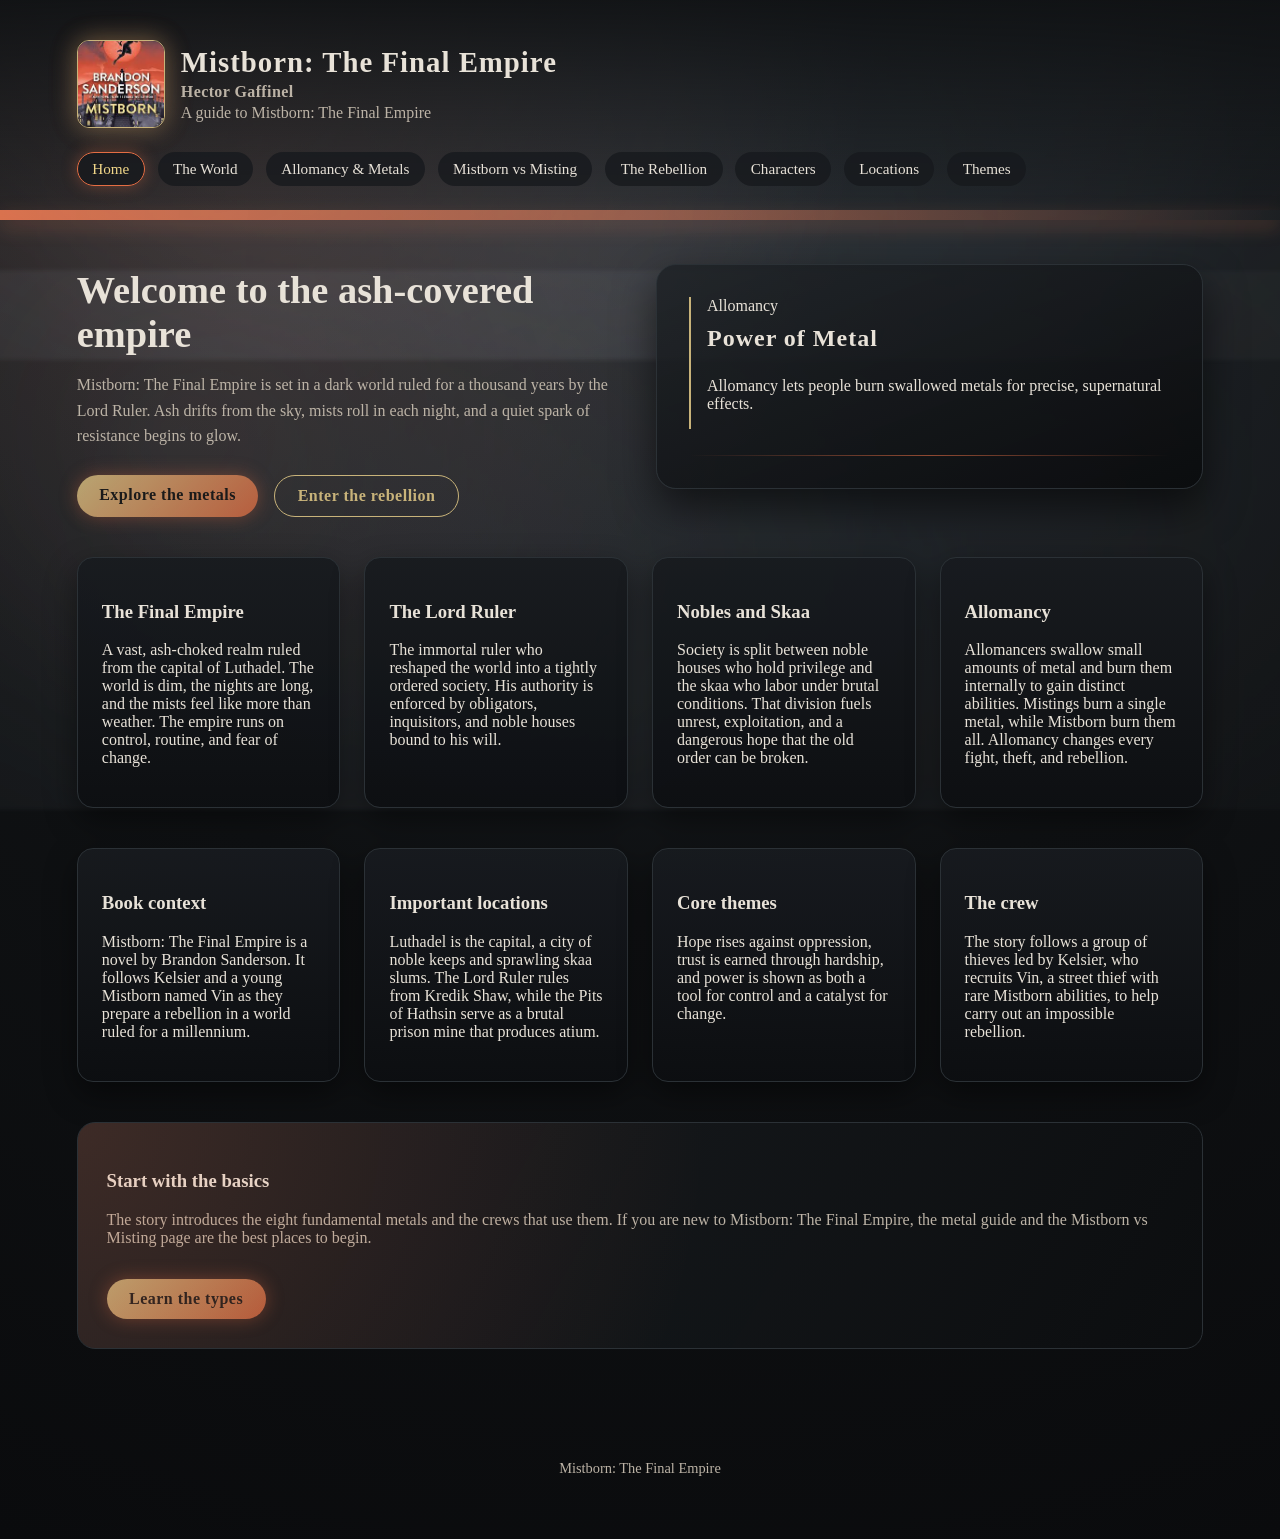
<file: index.html>
﻿<!doctype html>
<html lang="en">
<head>
  <meta charset="utf-8" />
  <meta name="viewport" content="width=device-width, initial-scale=1" />
  <title>Mistborn: The Final Empire | Home</title>
  <link rel="stylesheet" href="style.css" />
</head>
<body>
  <div class="mist-layer mist-1"></div>
  <div class="mist-layer mist-2"></div>

  <header class="site-header">
    <div class="brand">
      <img class="brand-logo" src="assets/CoverMBjpg.jpg" alt="Mistborn The Final Empire cover" />
      <div class="brand-text">
        <h1>Mistborn: The Final Empire</h1>
        <p class="brand-byline">Hector Gaffinel</p>
<p>A guide to Mistborn: The Final Empire</p>
      </div>
    </div>
    <nav class="site-nav">
      <a class="active" href="index.html">Home</a>
      <a href="world.html">The World</a>
      <a href="metals.html">Allomancy & Metals</a>
      <a href="mistings.html">Mistborn vs Misting</a>
      <a href="rebellion.html">The Rebellion</a>
      <a href="characters.html">Characters</a>
      <a href="locations.html">Locations</a>
      <a href="themes.html">Themes</a>
    </nav>
  </header>
  <div class="accent-band"></div>

  <main class="content">
    <section class="hero">
      <div class="hero-text">
        <h2>Welcome to the ash-covered empire</h2>
        <p>
          Mistborn: The Final Empire is set in a dark world ruled for a thousand years by the Lord Ruler.
          Ash drifts from the sky, mists roll in each night, and a quiet spark of resistance begins to glow.
        </p>
        <div class="hero-actions">
          <a class="cta" href="metals.html">Explore the metals</a>
          <a class="ghost" href="rebellion.html">Enter the rebellion</a>
        </div>
      </div>
      <div class="hero-panel">
        <div class="sigil">
          <span>Allomancy</span>
          <strong>Power of Metal</strong>
          <p>Allomancy lets people burn swallowed metals for precise, supernatural effects.</p>
        </div>
      </div>
    </section>

    <section class="card-grid">
      <article class="lore-card">
        <h3>The Final Empire</h3>
        <p>
          A vast, ash-choked realm ruled from the capital of Luthadel. The world is dim, the nights are long,
          and the mists feel like more than weather. The empire runs on control, routine, and fear of change.
        </p>
      </article>
      <article class="lore-card">
        <h3>The Lord Ruler</h3>
        <p>
          The immortal ruler who reshaped the world into a tightly ordered society. His authority is enforced by
          obligators, inquisitors, and noble houses bound to his will.
        </p>
      </article>
      <article class="lore-card">
        <h3>Nobles and Skaa</h3>
        <p>
          Society is split between noble houses who hold privilege and the skaa who labor under brutal conditions.
          That division fuels unrest, exploitation, and a dangerous hope that the old order can be broken.
        </p>
      </article>
      <article class="lore-card">
        <h3>Allomancy</h3>
        <p>
          Allomancers swallow small amounts of metal and burn them internally to gain distinct abilities. Mistings
          burn a single metal, while Mistborn burn them all. Allomancy changes every fight, theft, and rebellion.
        </p>
      </article>
    </section>

    <section class="card-grid">
      <article class="lore-card">
        <h3>Book context</h3>
        <p>
          Mistborn: The Final Empire is a novel by Brandon Sanderson. It follows Kelsier and a young
          Mistborn named Vin as they prepare a rebellion in a world ruled for a millennium.
        </p>
      </article>
      <article class="lore-card">
        <h3>Important locations</h3>
        <p>
          Luthadel is the capital, a city of noble keeps and sprawling skaa slums. The Lord Ruler rules from
          Kredik Shaw, while the Pits of Hathsin serve as a brutal prison mine that produces atium.
        </p>
      </article>
      <article class="lore-card">
        <h3>Core themes</h3>
        <p>
          Hope rises against oppression, trust is earned through hardship, and power is shown as both a tool
          for control and a catalyst for change.
        </p>
      </article>
      <article class="lore-card">
        <h3>The crew</h3>
        <p>
          The story follows a group of thieves led by Kelsier, who recruits Vin, a street thief with rare
          Mistborn abilities, to help carry out an impossible rebellion.
        </p>
      </article>
    </section>

    <section class="callout">
      <div>
        <h3>Start with the basics</h3>
        <p>
          The story introduces the eight fundamental metals and the crews that use them. If you are new
          to Mistborn: The Final Empire, the metal guide and the Mistborn vs Misting page are the best places to begin.
        </p>
      </div>
      <a class="cta" href="mistings.html">Learn the types</a>
    </section>
  </main>

  <footer class="site-footer">
    <p>Mistborn: The Final Empire</p>
  </footer>
</body>
</html>
</file>
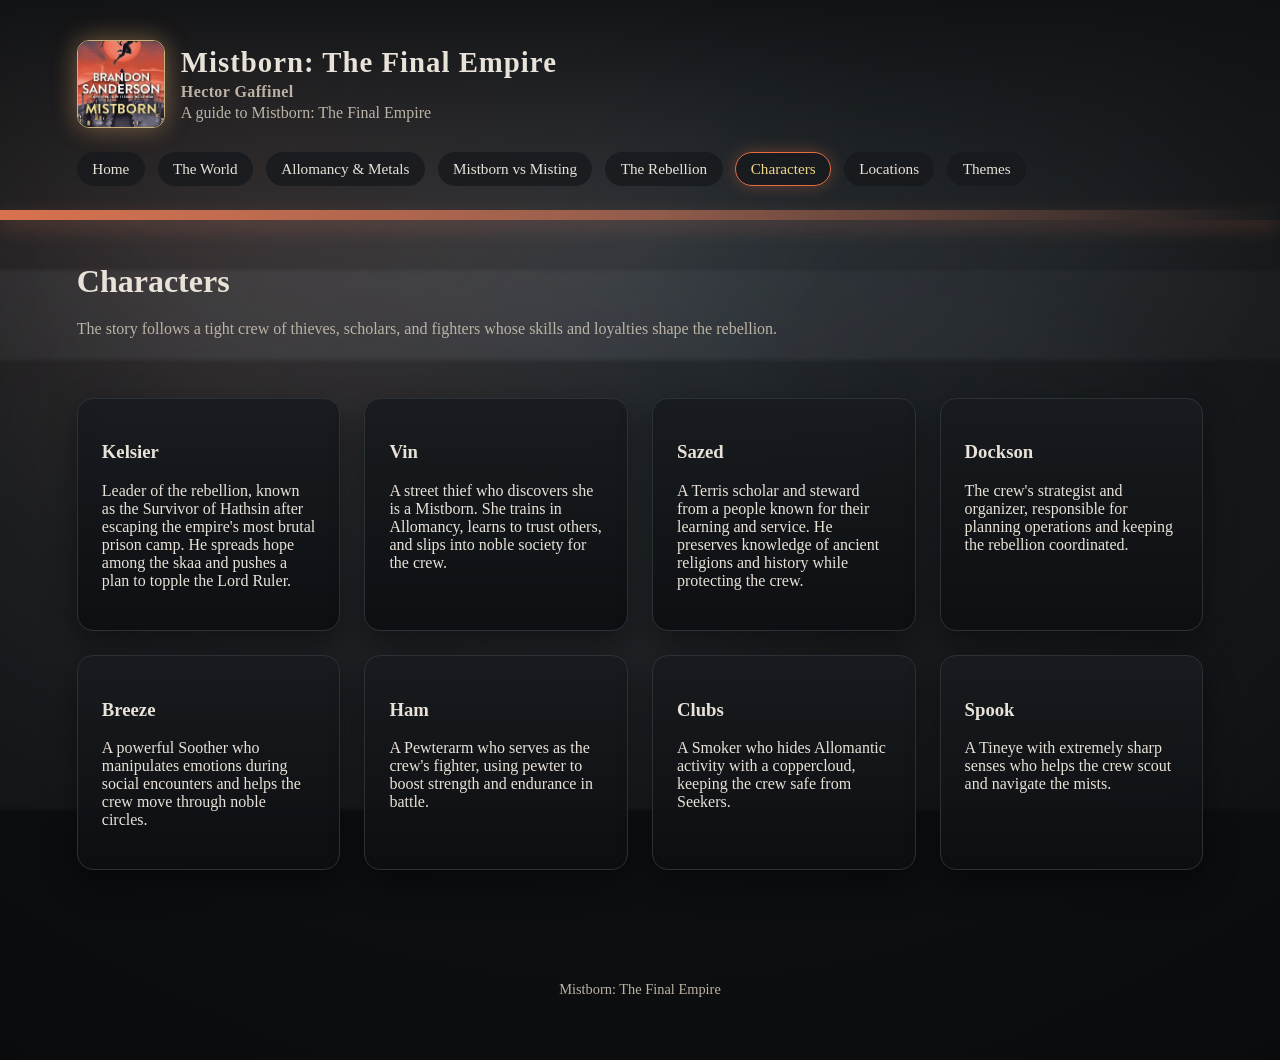
<file: characters.html>
﻿<!doctype html>
<html lang="en">
<head>
  <meta charset="utf-8" />
  <meta name="viewport" content="width=device-width, initial-scale=1" />
  <title>Characters | Mistborn</title>
  <link rel="stylesheet" href="style.css" />
</head>
<body>
  <div class="mist-layer mist-1"></div>
  <div class="mist-layer mist-2"></div>

  <header class="site-header">
    <div class="brand">
      <img class="brand-logo" src="assets/CoverMBjpg.jpg" alt="Mistborn The Final Empire cover" />
      <div class="brand-text">
        <h1>Mistborn: The Final Empire</h1>
        <p class="brand-byline">Hector Gaffinel</p>
<p>A guide to Mistborn: The Final Empire</p>
      </div>
    </div>
    <nav class="site-nav">
      <a href="index.html">Home</a>
      <a href="world.html">The World</a>
      <a href="metals.html">Allomancy & Metals</a>
      <a href="mistings.html">Mistborn vs Misting</a>
      <a href="rebellion.html">The Rebellion</a>
      <a class="active" href="characters.html">Characters</a>
      <a href="locations.html">Locations</a>
      <a href="themes.html">Themes</a>
    </nav>
  </header>
  <div class="accent-band"></div>

  <main class="content">
    <section class="page-intro">
      <h2>Characters</h2>
      <p>
        The story follows a tight crew of thieves, scholars, and fighters whose skills and loyalties shape the rebellion.
      </p>
    </section>

    <section class="card-grid">
      <article class="lore-card">
        <h3>Kelsier</h3>
        <p>
          Leader of the rebellion, known as the Survivor of Hathsin after escaping the empire's most brutal prison camp.
          He spreads hope among the skaa and pushes a plan to topple the Lord Ruler.
        </p>
      </article>
      <article class="lore-card">
        <h3>Vin</h3>
        <p>
          A street thief who discovers she is a Mistborn. She trains in Allomancy, learns to trust others, and
          slips into noble society for the crew.
        </p>
      </article>
      <article class="lore-card">
        <h3>Sazed</h3>
        <p>
          A Terris scholar and steward from a people known for their learning and service. He preserves knowledge of
          ancient religions and history while protecting the crew.
        </p>
      </article>
      <article class="lore-card">
        <h3>Dockson</h3>
        <p>
          The crew's strategist and organizer, responsible for planning operations and keeping the rebellion coordinated.
        </p>
      </article>
      <article class="lore-card">
        <h3>Breeze</h3>
        <p>
          A powerful Soother who manipulates emotions during social encounters and helps the crew move through noble circles.
        </p>
      </article>
      <article class="lore-card">
        <h3>Ham</h3>
        <p>
          A Pewterarm who serves as the crew's fighter, using pewter to boost strength and endurance in battle.
        </p>
      </article>
      <article class="lore-card">
        <h3>Clubs</h3>
        <p>
          A Smoker who hides Allomantic activity with a coppercloud, keeping the crew safe from Seekers.
        </p>
      </article>
      <article class="lore-card">
        <h3>Spook</h3>
        <p>
          A Tineye with extremely sharp senses who helps the crew scout and navigate the mists.
        </p>
      </article>
    </section>
  </main>

  <footer class="site-footer">
    <p>Mistborn: The Final Empire</p>
  </footer>
</body>
</html>
</file>
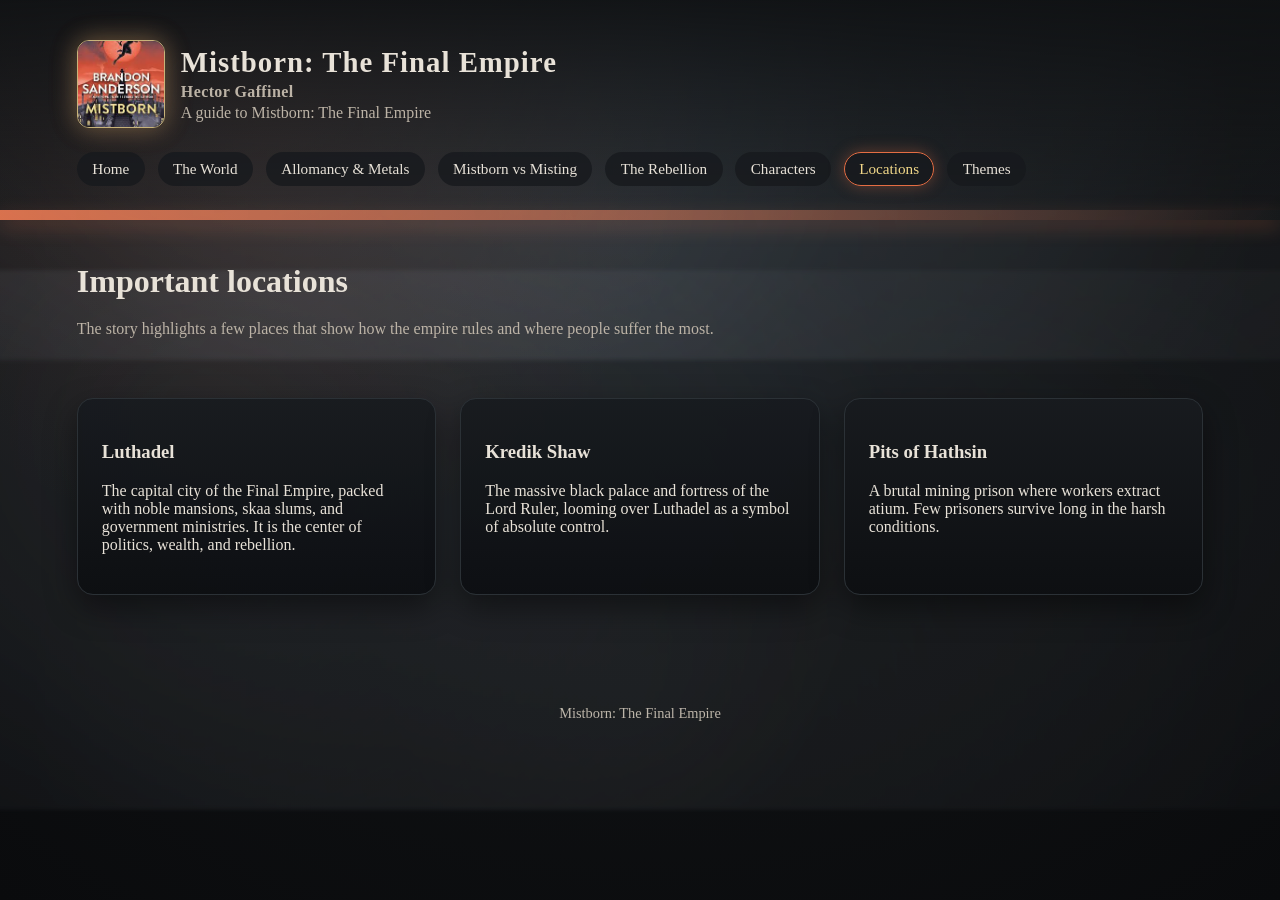
<file: locations.html>
﻿<!doctype html>
<html lang="en">
<head>
  <meta charset="utf-8" />
  <meta name="viewport" content="width=device-width, initial-scale=1" />
  <title>Locations | Mistborn</title>
  <link rel="stylesheet" href="style.css" />
</head>
<body>
  <div class="mist-layer mist-1"></div>
  <div class="mist-layer mist-2"></div>

  <header class="site-header">
    <div class="brand">
      <img class="brand-logo" src="assets/CoverMBjpg.jpg" alt="Mistborn The Final Empire cover" />
      <div class="brand-text">
        <h1>Mistborn: The Final Empire</h1>
        <p class="brand-byline">Hector Gaffinel</p>
<p>A guide to Mistborn: The Final Empire</p>
      </div>
    </div>
    <nav class="site-nav">
      <a href="index.html">Home</a>
      <a href="world.html">The World</a>
      <a href="metals.html">Allomancy & Metals</a>
      <a href="mistings.html">Mistborn vs Misting</a>
      <a href="rebellion.html">The Rebellion</a>
      <a href="characters.html">Characters</a>
      <a class="active" href="locations.html">Locations</a>
      <a href="themes.html">Themes</a>
    </nav>
  </header>
  <div class="accent-band"></div>

  <main class="content">
    <section class="page-intro">
      <h2>Important locations</h2>
      <p>
        The story highlights a few places that show how the empire rules and where people suffer the most.
      </p>
    </section>

    <section class="card-grid">
      <article class="lore-card">
        <h3>Luthadel</h3>
        <p>
          The capital city of the Final Empire, packed with noble mansions, skaa slums, and government ministries.
          It is the center of politics, wealth, and rebellion.
        </p>
      </article>
      <article class="lore-card">
        <h3>Kredik Shaw</h3>
        <p>
          The massive black palace and fortress of the Lord Ruler, looming over Luthadel as a symbol of absolute control.
        </p>
      </article>
      <article class="lore-card">
        <h3>Pits of Hathsin</h3>
        <p>
          A brutal mining prison where workers extract atium. Few prisoners survive long in the harsh conditions.
        </p>
      </article>
    </section>
  </main>

  <footer class="site-footer">
    <p>Mistborn: The Final Empire</p>
  </footer>
</body>
</html>
</file>
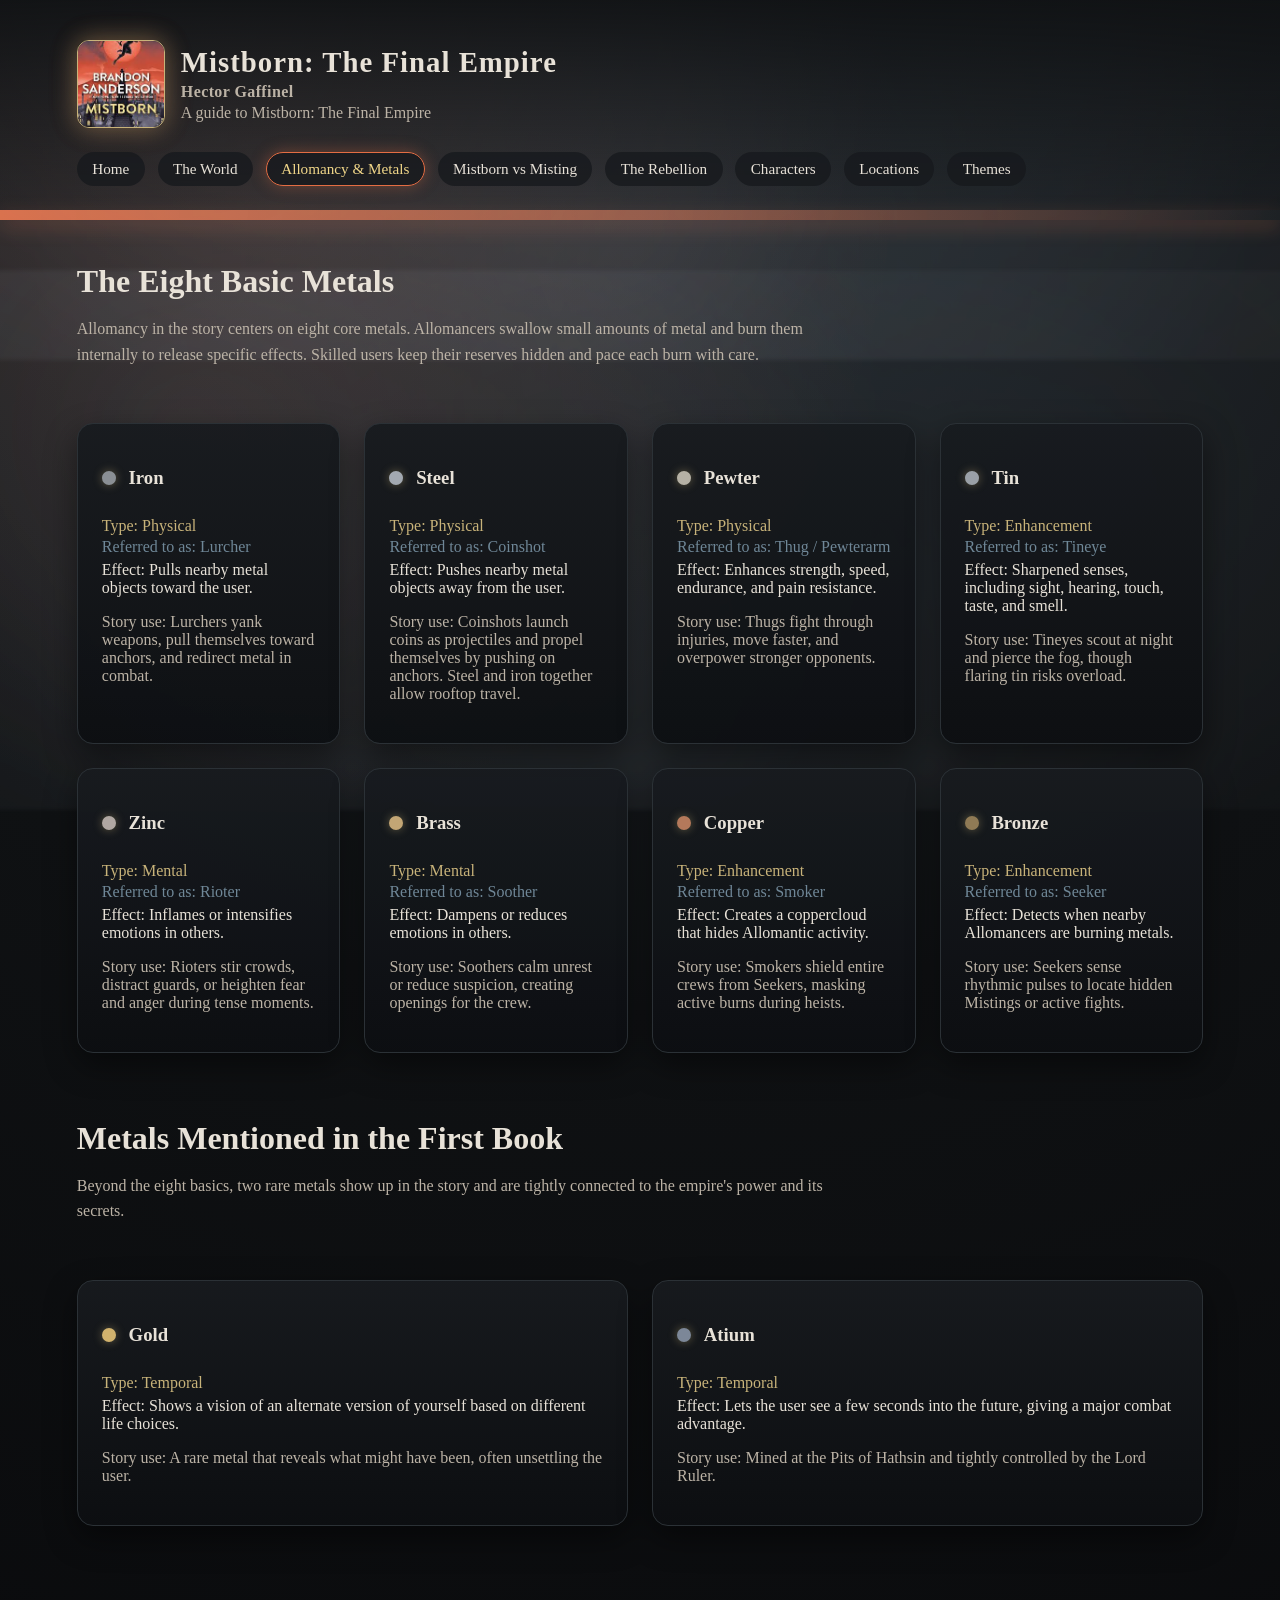
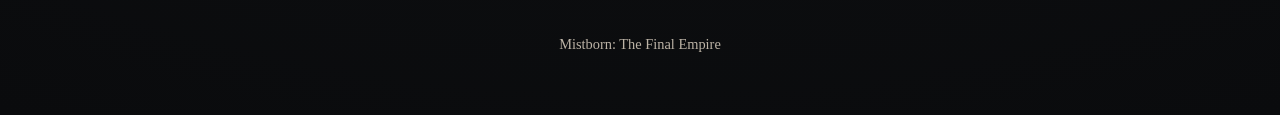
<file: metals.html>
﻿<!doctype html>
<html lang="en">
<head>
  <meta charset="utf-8" />
  <meta name="viewport" content="width=device-width, initial-scale=1" />
  <title>Allomancy / Metals | Mistborn</title>
  <link rel="stylesheet" href="style.css" />
</head>
<body>
  <div class="mist-layer mist-1"></div>
  <div class="mist-layer mist-2"></div>

  <header class="site-header">
    <div class="brand">
      <img class="brand-logo" src="assets/CoverMBjpg.jpg" alt="Mistborn The Final Empire cover" />
      <div class="brand-text">
        <h1>Mistborn: The Final Empire</h1>
        <p class="brand-byline">Hector Gaffinel</p>
<p>A guide to Mistborn: The Final Empire</p>
      </div>
    </div>
    <nav class="site-nav">
      <a href="index.html">Home</a>
      <a href="world.html">The World</a>
      <a class="active" href="metals.html">Allomancy & Metals</a>
      <a href="mistings.html">Mistborn vs Misting</a>
      <a href="rebellion.html">The Rebellion</a>
      <a href="characters.html">Characters</a>
      <a href="locations.html">Locations</a>
      <a href="themes.html">Themes</a>
    </nav>
  </header>
  <div class="accent-band"></div>

  <main class="content">
    <section class="page-intro">
      <h2>The Eight Basic Metals</h2>
      <p>
        Allomancy in the story centers on eight core metals. Allomancers swallow small amounts of metal
        and burn them internally to release specific effects. Skilled users keep their reserves hidden and
        pace each burn with care.
      </p>
    </section>

    <section class="card-grid metals-grid">
      <article class="metal-card">
        <div class="metal-header">
          <span class="metal-dot iron"></span>
          <h3>Iron</h3>
        </div>
        <p class="metal-type">Type: Physical</p>
        <p class="metal-misting">Referred to as: Lurcher</p>
        <p class="metal-effect">Effect: Pulls nearby metal objects toward the user.</p>
        <p class="metal-story">Story use: Lurchers yank weapons, pull themselves toward anchors, and redirect metal in combat.</p>
      </article>
      <article class="metal-card">
        <div class="metal-header">
          <span class="metal-dot steel"></span>
          <h3>Steel</h3>
        </div>
        <p class="metal-type">Type: Physical</p>
        <p class="metal-misting">Referred to as: Coinshot</p>
        <p class="metal-effect">Effect: Pushes nearby metal objects away from the user.</p>
        <p class="metal-story">Story use: Coinshots launch coins as projectiles and propel themselves by pushing on anchors. Steel and iron together allow rooftop travel.</p>
      </article>
      <article class="metal-card">
        <div class="metal-header">
          <span class="metal-dot pewter"></span>
          <h3>Pewter</h3>
        </div>
        <p class="metal-type">Type: Physical</p>
        <p class="metal-misting">Referred to as: Thug / Pewterarm</p>
        <p class="metal-effect">Effect: Enhances strength, speed, endurance, and pain resistance.</p>
        <p class="metal-story">Story use: Thugs fight through injuries, move faster, and overpower stronger opponents.</p>
      </article>
      <article class="metal-card">
        <div class="metal-header">
          <span class="metal-dot tin"></span>
          <h3>Tin</h3>
        </div>
        <p class="metal-type">Type: Enhancement</p>
        <p class="metal-misting">Referred to as: Tineye</p>
        <p class="metal-effect">Effect: Sharpened senses, including sight, hearing, touch, taste, and smell.</p>
        <p class="metal-story">Story use: Tineyes scout at night and pierce the fog, though flaring tin risks overload.</p>
      </article>
      <article class="metal-card">
        <div class="metal-header">
          <span class="metal-dot zinc"></span>
          <h3>Zinc</h3>
        </div>
        <p class="metal-type">Type: Mental</p>
        <p class="metal-misting">Referred to as: Rioter</p>
        <p class="metal-effect">Effect: Inflames or intensifies emotions in others.</p>
        <p class="metal-story">Story use: Rioters stir crowds, distract guards, or heighten fear and anger during tense moments.</p>
      </article>
      <article class="metal-card">
        <div class="metal-header">
          <span class="metal-dot brass"></span>
          <h3>Brass</h3>
        </div>
        <p class="metal-type">Type: Mental</p>
        <p class="metal-misting">Referred to as: Soother</p>
        <p class="metal-effect">Effect: Dampens or reduces emotions in others.</p>
        <p class="metal-story">Story use: Soothers calm unrest or reduce suspicion, creating openings for the crew.</p>
      </article>
      <article class="metal-card">
        <div class="metal-header">
          <span class="metal-dot copper"></span>
          <h3>Copper</h3>
        </div>
        <p class="metal-type">Type: Enhancement</p>
        <p class="metal-misting">Referred to as: Smoker</p>
        <p class="metal-effect">Effect: Creates a coppercloud that hides Allomantic activity.</p>
        <p class="metal-story">Story use: Smokers shield entire crews from Seekers, masking active burns during heists.</p>
      </article>
      <article class="metal-card">
        <div class="metal-header">
          <span class="metal-dot bronze"></span>
          <h3>Bronze</h3>
        </div>
        <p class="metal-type">Type: Enhancement</p>
        <p class="metal-misting">Referred to as: Seeker</p>
        <p class="metal-effect">Effect: Detects when nearby Allomancers are burning metals.</p>
        <p class="metal-story">Story use: Seekers sense rhythmic pulses to locate hidden Mistings or active fights.</p>
      </article>
    </section>

    <section class="page-intro">
      <h2>Metals Mentioned in the First Book</h2>
      <p>
        Beyond the eight basics, two rare metals show up in the story and are tightly connected to the
        empire's power and its secrets.
      </p>
    </section>

    <section class="card-grid metals-grid">
      <article class="metal-card">
        <div class="metal-header">
          <span class="metal-dot gold"></span>
          <h3>Gold</h3>
        </div>
        <p class="metal-type">Type: Temporal</p>
        <p class="metal-effect">Effect: Shows a vision of an alternate version of yourself based on different life choices.</p>
        <p class="metal-story">Story use: A rare metal that reveals what might have been, often unsettling the user.</p>
      </article>
      <article class="metal-card">
        <div class="metal-header">
          <span class="metal-dot atium"></span>
          <h3>Atium</h3>
        </div>
        <p class="metal-type">Type: Temporal</p>
        <p class="metal-effect">Effect: Lets the user see a few seconds into the future, giving a major combat advantage.</p>
        <p class="metal-story">Story use: Mined at the Pits of Hathsin and tightly controlled by the Lord Ruler.</p>
      </article>
    </section>
  </main>

  <footer class="site-footer">
    <p>Mistborn: The Final Empire</p>
  </footer>
</body>
</html>
</file>
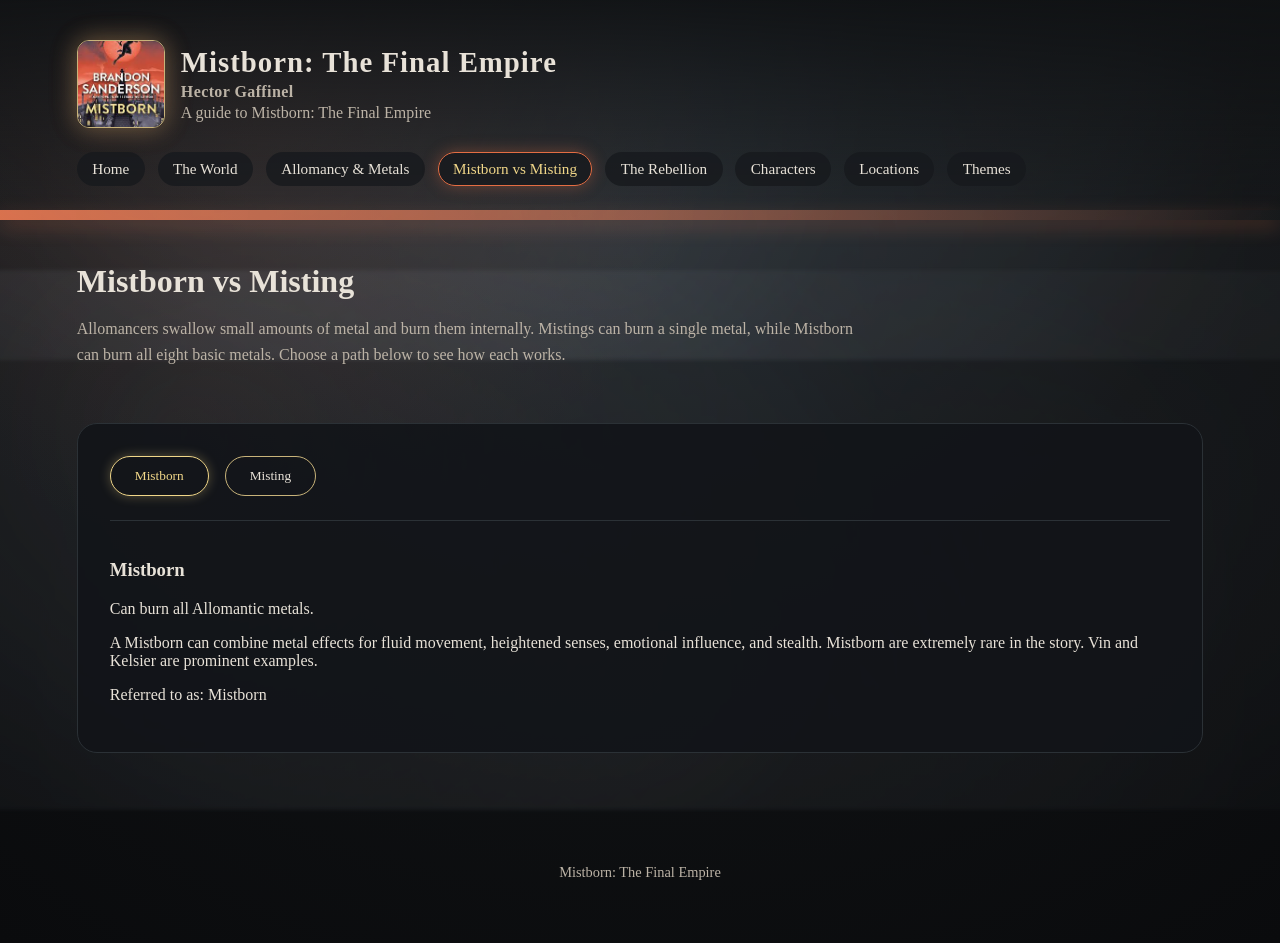
<file: mistings.html>
﻿<!doctype html>
<html lang="en">
<head>
  <meta charset="utf-8" />
  <meta name="viewport" content="width=device-width, initial-scale=1" />
  <title>Mistborn vs Misting | Mistborn</title>
  <link rel="stylesheet" href="style.css" />
</head>
<body>
  <div class="mist-layer mist-1"></div>
  <div class="mist-layer mist-2"></div>

  <header class="site-header">
    <div class="brand">
      <img class="brand-logo" src="assets/CoverMBjpg.jpg" alt="Mistborn The Final Empire cover" />
      <div class="brand-text">
        <h1>Mistborn: The Final Empire</h1>
        <p class="brand-byline">Hector Gaffinel</p>
<p>A guide to Mistborn: The Final Empire</p>
      </div>
    </div>
    <nav class="site-nav">
      <a href="index.html">Home</a>
      <a href="world.html">The World</a>
      <a href="metals.html">Allomancy & Metals</a>
      <a class="active" href="mistings.html">Mistborn vs Misting</a>
      <a href="rebellion.html">The Rebellion</a>
      <a href="characters.html">Characters</a>
      <a href="locations.html">Locations</a>
      <a href="themes.html">Themes</a>
    </nav>
  </header>
  <div class="accent-band"></div>

  <main class="content">
    <section class="page-intro">
      <h2>Mistborn vs Misting</h2>
      <p>
        Allomancers swallow small amounts of metal and burn them internally. Mistings can burn a single metal, while
        Mistborn can burn all eight basic metals. Choose a path below to see how each works.
      </p>
    </section>

    <section class="choice-panel">
      <div class="choice-buttons">
        <button class="choice-btn" data-choice="mistborn">Mistborn</button>
        <button class="choice-btn" data-choice="misting">Misting</button>
      </div>

      <div id="mistborn-panel" class="choice-content">
        <h3>Mistborn</h3>
        <p>Can burn all Allomantic metals.</p>
        <p>
          A Mistborn can combine metal effects for fluid movement, heightened senses, emotional influence, and stealth.
          Mistborn are extremely rare in the story. Vin and Kelsier are prominent examples.
        </p>
        <p>Referred to as: Mistborn</p>
      </div>

      <div id="misting-panel" class="choice-content hidden">
        <h3>Misting</h3>
        <p>Choose a metal to learn the Misting type, ability, and how it is used.</p>
        <div class="misting-select">
          <label for="metalSelect">Metal</label>
          <select id="metalSelect">
            <option value="">Select a metal</option>
            <option value="iron">Iron</option>
            <option value="steel">Steel</option>
            <option value="pewter">Pewter</option>
            <option value="tin">Tin</option>
            <option value="zinc">Zinc</option>
            <option value="brass">Brass</option>
            <option value="copper">Copper</option>
            <option value="bronze">Bronze</option>
          </select>
        </div>
        <div class="misting-result" id="mistingResult">
          <p class="result-title">Awaiting selection</p>
          <p class="result-detail">Pick a metal to reveal the metal name, Misting type, and power description.</p>
        </div>
      </div>
    </section>
  </main>

  <footer class="site-footer">
    <p>Mistborn: The Final Empire</p>
  </footer>

  <script src="script.js"></script>
</body>
</html>
</file>
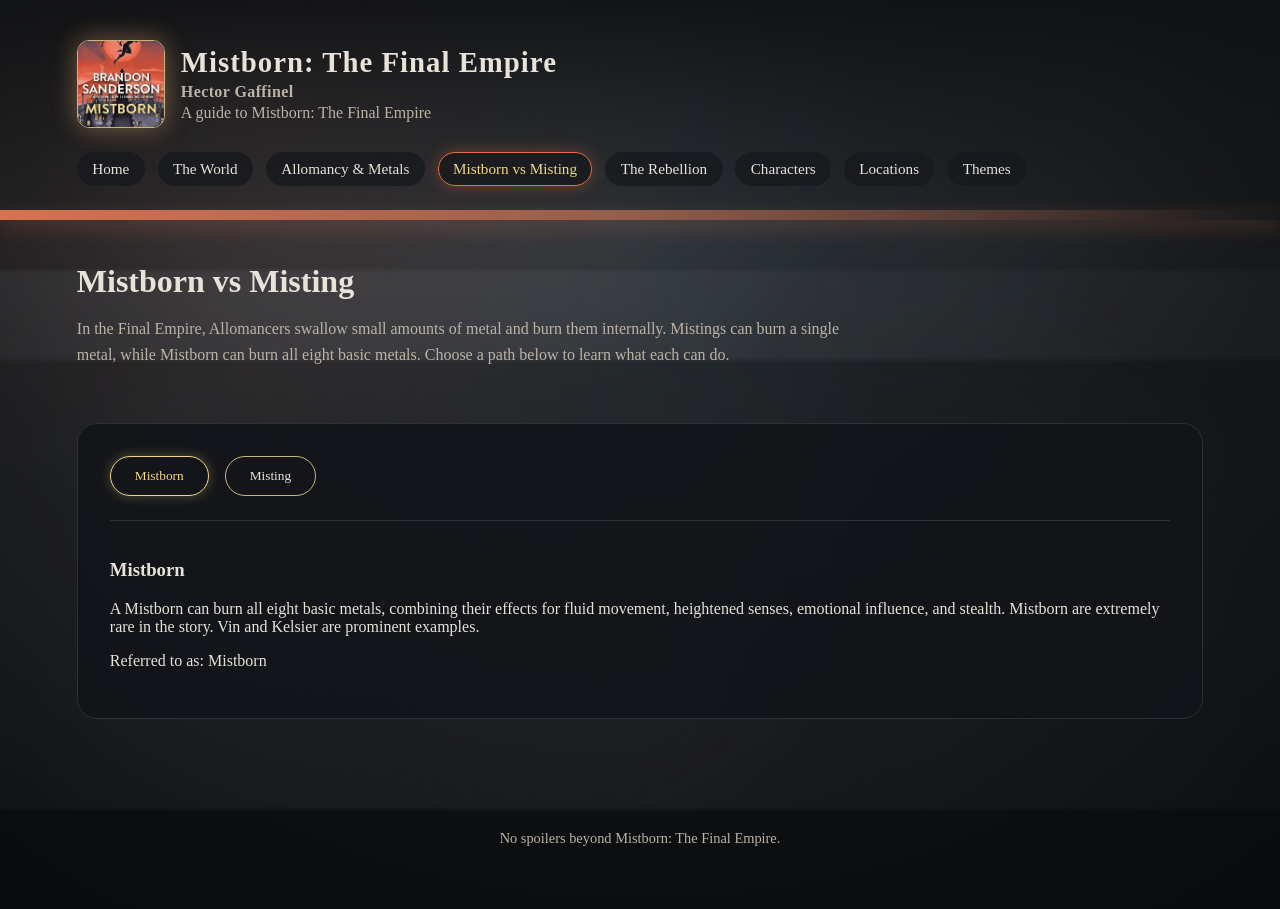
<file: powers.html>
﻿<!doctype html>
<html lang="en">
<head>
  <meta charset="utf-8" />
  <meta name="viewport" content="width=device-width, initial-scale=1" />
  <title>Mistborn vs Misting | Mistborn</title>
  <link rel="stylesheet" href="style.css" />
</head>
<body>
  <div class="mist-layer mist-1"></div>
  <div class="mist-layer mist-2"></div>

  <header class="site-header">
    <div class="brand">
      <img class="brand-logo" src="assets/CoverMBjpg.jpg" alt="Mistborn The Final Empire cover" />
      <div class="brand-text">
        <h1>Mistborn: The Final Empire</h1>
        <p class="brand-byline">Hector Gaffinel</p>
<p>A guide to Mistborn: The Final Empire</p>
      </div>
    </div>
    <nav class="site-nav">
      <a href="index.html">Home</a>
      <a href="world.html">The World</a>
      <a href="metals.html">Allomancy & Metals</a>
      <a class="active" href="mistings.html">Mistborn vs Misting</a>
      <a href="rebellion.html">The Rebellion</a>
      <a href="characters.html">Characters</a>
      <a href="locations.html">Locations</a>
      <a href="themes.html">Themes</a>
    </nav>
  </header>
  <div class="accent-band"></div>

  <main class="content">
    <section class="page-intro">
      <h2>Mistborn vs Misting</h2>
      <p>
        In the Final Empire, Allomancers swallow small amounts of metal and burn them internally. Mistings can burn a
        single metal, while Mistborn can burn all eight basic metals. Choose a path below to learn what each can do.
      </p>
    </section>

    <section class="choice-panel">
      <div class="choice-buttons">
        <button class="choice-btn" data-choice="mistborn">Mistborn</button>
        <button class="choice-btn" data-choice="misting">Misting</button>
      </div>

      <div id="mistborn-panel" class="choice-content">
        <h3>Mistborn</h3>
        <p>
          A Mistborn can burn all eight basic metals, combining their effects for fluid movement, heightened senses,
          emotional influence, and stealth. Mistborn are extremely rare in the story. Vin and Kelsier are
          prominent examples.
        </p>
        <p>Referred to as: Mistborn</p>
      </div>

      <div id="misting-panel" class="choice-content hidden">
        <h3>Misting</h3>
        <p>Choose a metal to learn the Misting type, ability, and how it is used.</p>
        <div class="misting-select">
          <label for="metalSelect">Metal</label>
          <select id="metalSelect">
            <option value="">Select a metal</option>
            <option value="iron">Iron</option>
            <option value="steel">Steel</option>
            <option value="pewter">Pewter</option>
            <option value="tin">Tin</option>
            <option value="zinc">Zinc</option>
            <option value="brass">Brass</option>
            <option value="copper">Copper</option>
            <option value="bronze">Bronze</option>
          </select>
        </div>
        <div class="misting-result" id="mistingResult">
          <p class="result-title">Awaiting selection</p>
          <p class="result-detail">Pick a metal to reveal the metal name, Misting type, and power description.</p>
        </div>
      </div>
    </section>
  </main>

  <footer class="site-footer">
    <p>No spoilers beyond Mistborn: The Final Empire.</p>
  </footer>

  <script src="script.js"></script>
</body>
</html>
</file>
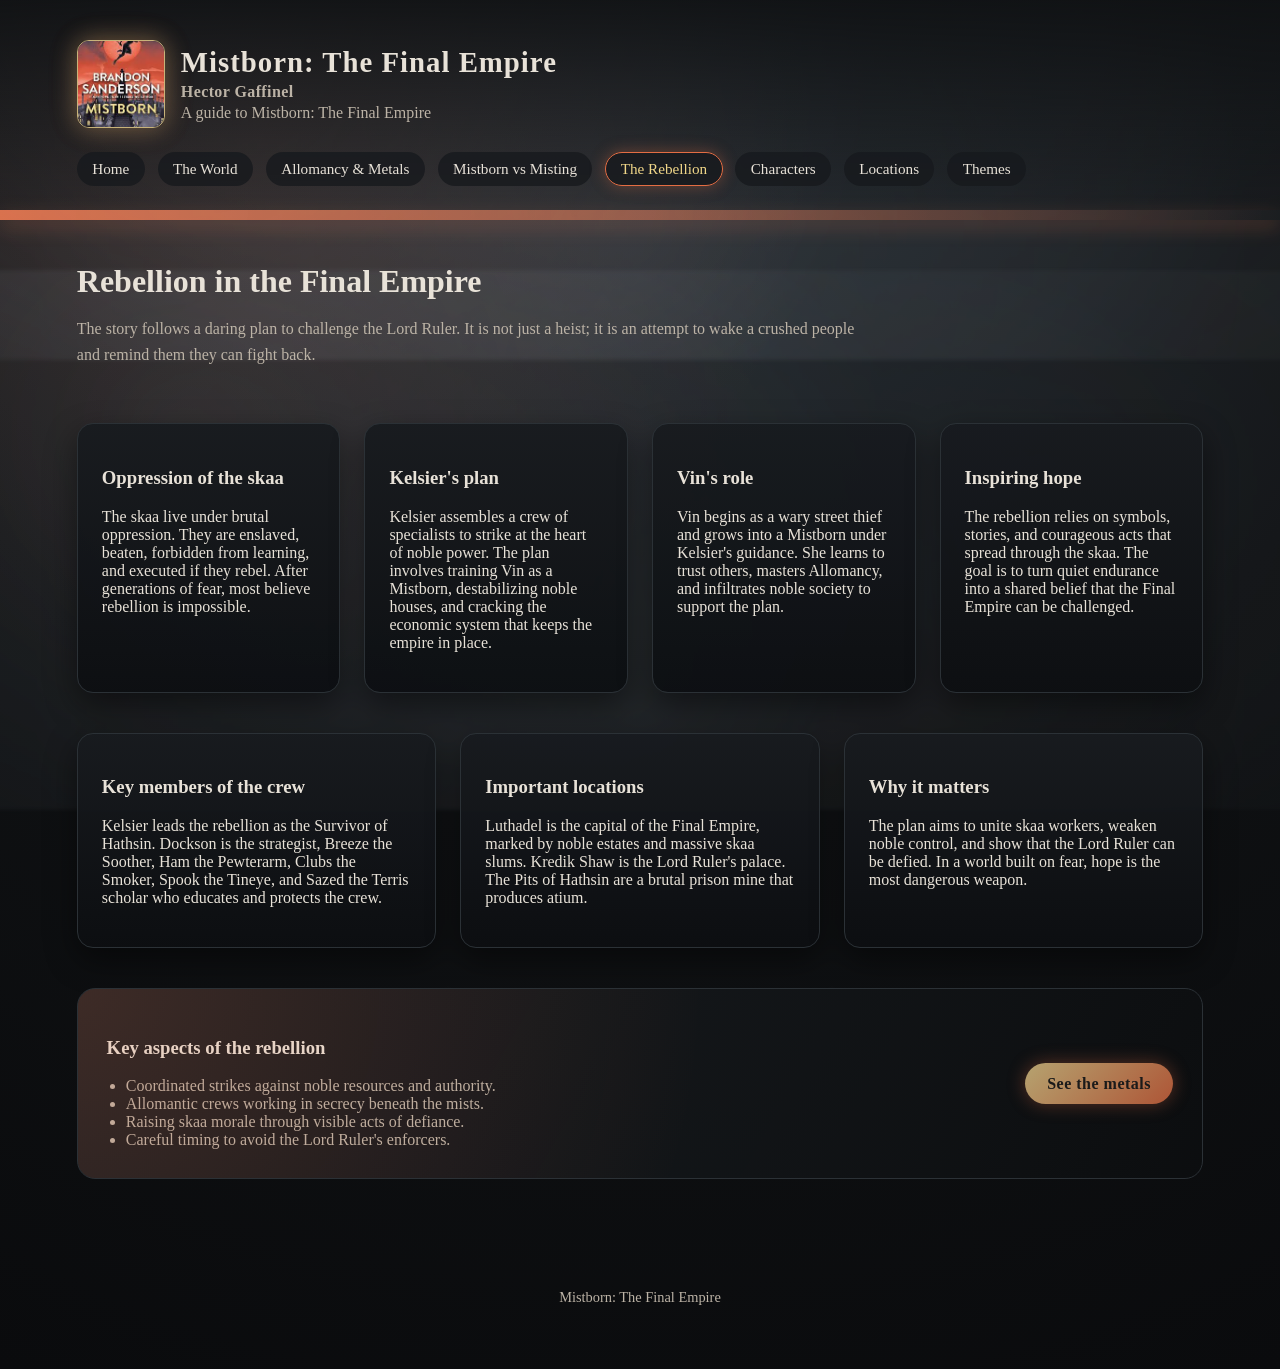
<file: rebellion.html>
﻿<!doctype html>
<html lang="en">
<head>
  <meta charset="utf-8" />
  <meta name="viewport" content="width=device-width, initial-scale=1" />
  <title>The Rebellion | Mistborn</title>
  <link rel="stylesheet" href="style.css" />
</head>
<body>
  <div class="mist-layer mist-1"></div>
  <div class="mist-layer mist-2"></div>

  <header class="site-header">
    <div class="brand">
      <img class="brand-logo" src="assets/CoverMBjpg.jpg" alt="Mistborn The Final Empire cover" />
      <div class="brand-text">
        <h1>Mistborn: The Final Empire</h1>
        <p class="brand-byline">Hector Gaffinel</p>
<p>A guide to Mistborn: The Final Empire</p>
      </div>
    </div>
    <nav class="site-nav">
      <a href="index.html">Home</a>
      <a href="world.html">The World</a>
      <a href="metals.html">Allomancy & Metals</a>
      <a href="mistings.html">Mistborn vs Misting</a>
      <a class="active" href="rebellion.html">The Rebellion</a>
      <a href="characters.html">Characters</a>
      <a href="locations.html">Locations</a>
      <a href="themes.html">Themes</a>
    </nav>
  </header>
  <div class="accent-band"></div>

  <main class="content">
    <section class="page-intro">
      <h2>Rebellion in the Final Empire</h2>
      <p>
        The story follows a daring plan to challenge the Lord Ruler. It is not just a heist; it is an attempt
        to wake a crushed people and remind them they can fight back.
      </p>
    </section>

    <section class="card-grid">
      <article class="lore-card">
        <h3>Oppression of the skaa</h3>
        <p>
          The skaa live under brutal oppression. They are enslaved, beaten, forbidden from learning, and executed
          if they rebel. After generations of fear, most believe rebellion is impossible.
        </p>
      </article>
      <article class="lore-card">
        <h3>Kelsier's plan</h3>
        <p>
          Kelsier assembles a crew of specialists to strike at the heart of noble power. The plan involves
          training Vin as a Mistborn, destabilizing noble houses, and cracking the economic system that keeps
          the empire in place.
        </p>
      </article>
      <article class="lore-card">
        <h3>Vin's role</h3>
        <p>
          Vin begins as a wary street thief and grows into a Mistborn under Kelsier's guidance. She learns to
          trust others, masters Allomancy, and infiltrates noble society to support the plan.
        </p>
      </article>
      <article class="lore-card">
        <h3>Inspiring hope</h3>
        <p>
          The rebellion relies on symbols, stories, and courageous acts that spread through the skaa. The goal is to
          turn quiet endurance into a shared belief that the Final Empire can be challenged.
        </p>
      </article>
    </section>

    <section class="card-grid">
      <article class="lore-card">
        <h3>Key members of the crew</h3>
        <p>
          Kelsier leads the rebellion as the Survivor of Hathsin. Dockson is the strategist, Breeze the Soother,
          Ham the Pewterarm, Clubs the Smoker, Spook the Tineye, and Sazed the Terris scholar who educates and
          protects the crew.
        </p>
      </article>
      <article class="lore-card">
        <h3>Important locations</h3>
        <p>
          Luthadel is the capital of the Final Empire, marked by noble estates and massive skaa slums. Kredik Shaw
          is the Lord Ruler's palace. The Pits of Hathsin are a brutal prison mine that produces atium.
        </p>
      </article>
      <article class="lore-card">
        <h3>Why it matters</h3>
        <p>
          The plan aims to unite skaa workers, weaken noble control, and show that the Lord Ruler can be defied.
          In a world built on fear, hope is the most dangerous weapon.
        </p>
      </article>
    </section>

    <section class="callout">
      <div>
        <h3>Key aspects of the rebellion</h3>
        <ul>
          <li>Coordinated strikes against noble resources and authority.</li>
          <li>Allomantic crews working in secrecy beneath the mists.</li>
          <li>Raising skaa morale through visible acts of defiance.</li>
          <li>Careful timing to avoid the Lord Ruler's enforcers.</li>
        </ul>
      </div>
      <a class="cta" href="metals.html">See the metals</a>
    </section>
  </main>

  <footer class="site-footer">
    <p>Mistborn: The Final Empire</p>
  </footer>
</body>
</html>
</file>
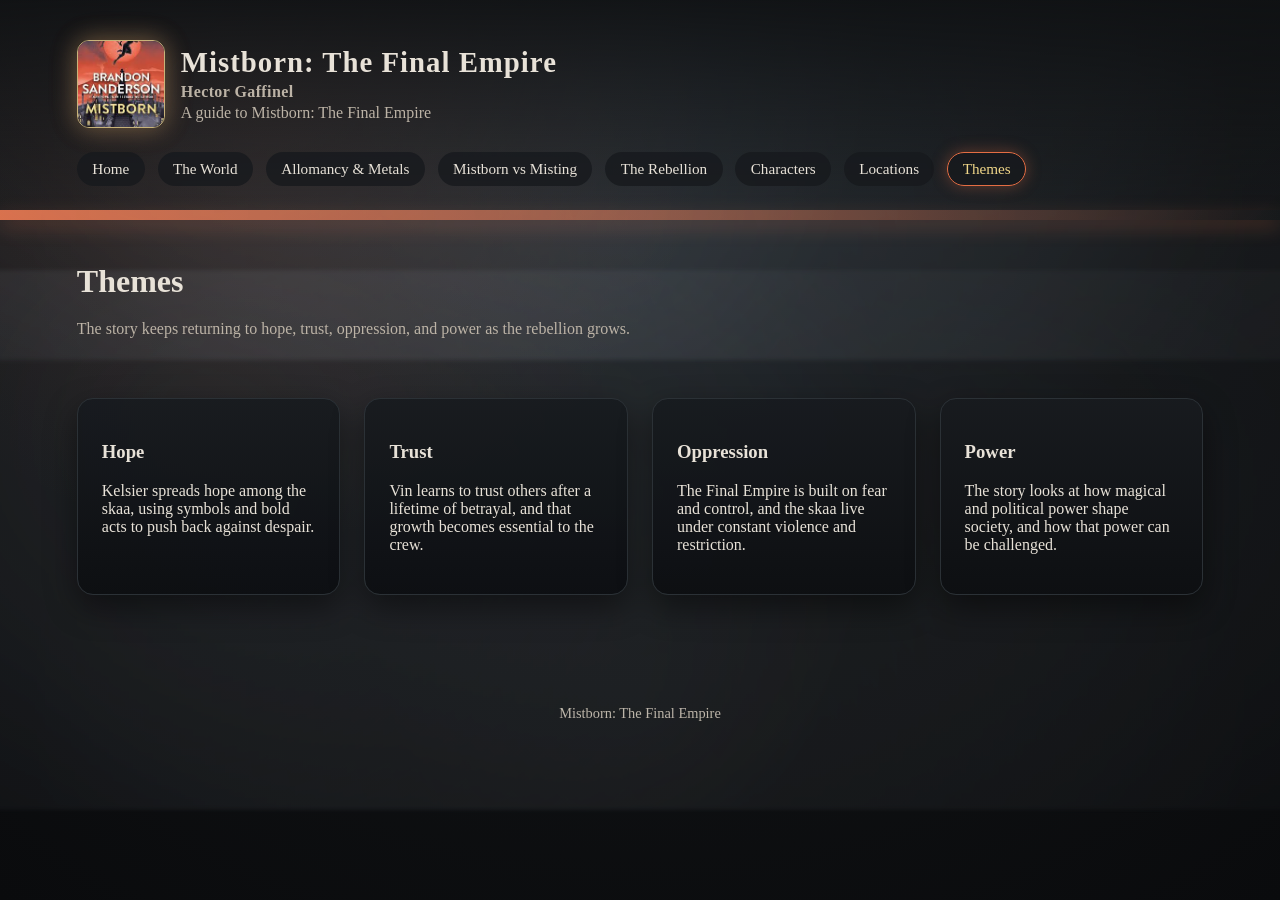
<file: themes.html>
﻿<!doctype html>
<html lang="en">
<head>
  <meta charset="utf-8" />
  <meta name="viewport" content="width=device-width, initial-scale=1" />
  <title>Themes | Mistborn</title>
  <link rel="stylesheet" href="style.css" />
</head>
<body>
  <div class="mist-layer mist-1"></div>
  <div class="mist-layer mist-2"></div>

  <header class="site-header">
    <div class="brand">
      <img class="brand-logo" src="assets/CoverMBjpg.jpg" alt="Mistborn The Final Empire cover" />
      <div class="brand-text">
        <h1>Mistborn: The Final Empire</h1>
        <p class="brand-byline">Hector Gaffinel</p>
<p>A guide to Mistborn: The Final Empire</p>
      </div>
    </div>
    <nav class="site-nav">
      <a href="index.html">Home</a>
      <a href="world.html">The World</a>
      <a href="metals.html">Allomancy & Metals</a>
      <a href="mistings.html">Mistborn vs Misting</a>
      <a href="rebellion.html">The Rebellion</a>
      <a href="characters.html">Characters</a>
      <a href="locations.html">Locations</a>
      <a class="active" href="themes.html">Themes</a>
    </nav>
  </header>
  <div class="accent-band"></div>

  <main class="content">
    <section class="page-intro">
      <h2>Themes</h2>
      <p>
        The story keeps returning to hope, trust, oppression, and power as the rebellion grows.
      </p>
    </section>

    <section class="card-grid">
      <article class="lore-card">
        <h3>Hope</h3>
        <p>
          Kelsier spreads hope among the skaa, using symbols and bold acts to push back against despair.
        </p>
      </article>
      <article class="lore-card">
        <h3>Trust</h3>
        <p>
          Vin learns to trust others after a lifetime of betrayal, and that growth becomes essential to the crew.
        </p>
      </article>
      <article class="lore-card">
        <h3>Oppression</h3>
        <p>
          The Final Empire is built on fear and control, and the skaa live under constant violence and restriction.
        </p>
      </article>
      <article class="lore-card">
        <h3>Power</h3>
        <p>
          The story looks at how magical and political power shape society, and how that power can be challenged.
        </p>
      </article>
    </section>
  </main>

  <footer class="site-footer">
    <p>Mistborn: The Final Empire</p>
  </footer>
</body>
</html>
</file>
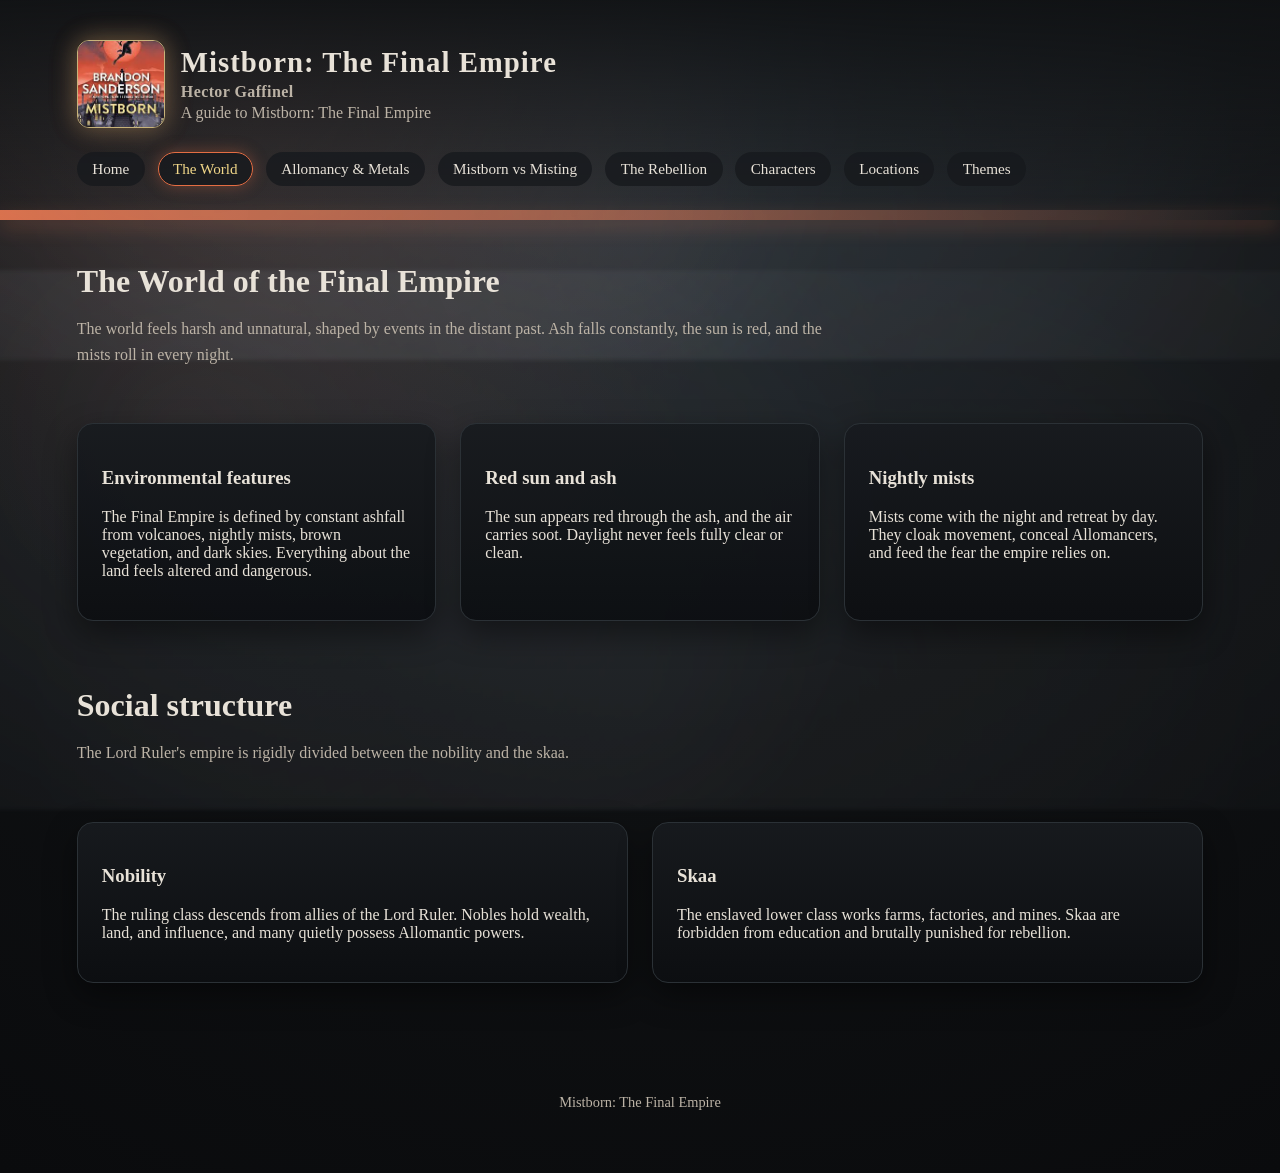
<file: world.html>
﻿<!doctype html>
<html lang="en">
<head>
  <meta charset="utf-8" />
  <meta name="viewport" content="width=device-width, initial-scale=1" />
  <title>The World of the Final Empire | Mistborn</title>
  <link rel="stylesheet" href="style.css" />
</head>
<body>
  <div class="mist-layer mist-1"></div>
  <div class="mist-layer mist-2"></div>

  <header class="site-header">
    <div class="brand">
      <img class="brand-logo" src="assets/CoverMBjpg.jpg" alt="Mistborn The Final Empire cover" />
      <div class="brand-text">
        <h1>Mistborn: The Final Empire</h1>
        <p class="brand-byline">Hector Gaffinel</p>
<p>A guide to Mistborn: The Final Empire</p>
      </div>
    </div>
    <nav class="site-nav">
      <a href="index.html">Home</a>
      <a class="active" href="world.html">The World</a>
      <a href="metals.html">Allomancy & Metals</a>
      <a href="mistings.html">Mistborn vs Misting</a>
      <a href="rebellion.html">The Rebellion</a>
      <a href="characters.html">Characters</a>
      <a href="locations.html">Locations</a>
      <a href="themes.html">Themes</a>
    </nav>
  </header>
  <div class="accent-band"></div>

  <main class="content">
    <section class="page-intro">
      <h2>The World of the Final Empire</h2>
      <p>
        The world feels harsh and unnatural, shaped by events in the distant past. Ash falls constantly, the sun is red,
        and the mists roll in every night.
      </p>
    </section>

    <section class="card-grid">
      <article class="lore-card">
        <h3>Environmental features</h3>
        <p>
          The Final Empire is defined by constant ashfall from volcanoes, nightly mists, brown vegetation, and dark skies.
          Everything about the land feels altered and dangerous.
        </p>
      </article>
      <article class="lore-card">
        <h3>Red sun and ash</h3>
        <p>
          The sun appears red through the ash, and the air carries soot. Daylight never feels fully clear or clean.
        </p>
      </article>
      <article class="lore-card">
        <h3>Nightly mists</h3>
        <p>
          Mists come with the night and retreat by day. They cloak movement, conceal Allomancers, and feed the fear the
          empire relies on.
        </p>
      </article>
    </section>

    <section class="page-intro">
      <h2>Social structure</h2>
      <p>
        The Lord Ruler's empire is rigidly divided between the nobility and the skaa.
      </p>
    </section>

    <section class="card-grid">
      <article class="lore-card">
        <h3>Nobility</h3>
        <p>
          The ruling class descends from allies of the Lord Ruler. Nobles hold wealth, land, and influence, and many
          quietly possess Allomantic powers.
        </p>
      </article>
      <article class="lore-card">
        <h3>Skaa</h3>
        <p>
          The enslaved lower class works farms, factories, and mines. Skaa are forbidden from education and brutally
          punished for rebellion.
        </p>
      </article>
    </section>
  </main>

  <footer class="site-footer">
    <p>Mistborn: The Final Empire</p>
  </footer>
</body>
</html>
</file>
<file: style.css>
﻿:root {
  --bg-deep: #0f1113;
  --bg-mid: #171a1d;
  --bg-ash: #1e2226;
  --text-main: #e8e2d8;
  --text-muted: #bcb3a6;
  --accent-metal: #c8b37a;
  --accent-glow: #f1d789;
  --accent-steel: #6f8797;
  --accent-ember: #e46d43;
  --accent-ember-soft: rgba(228, 109, 67, 0.35);
  --card-border: #2b3136;
  --mist: rgba(200, 208, 220, 0.07);
  --mist-bright: rgba(210, 220, 235, 0.14);
  --shadow: rgba(0, 0, 0, 0.55);
  --font-head: "Cinzel", "Garamond", "Palatino Linotype", "Book Antiqua", serif;
  --font-body: "Spectral", "Georgia", "Times New Roman", serif;
}

* {
  box-sizing: border-box;
}

body {
  margin: 0;
  font-family: var(--font-body);
  color: var(--text-main);
  background:
    radial-gradient(circle at 20% 10%, rgba(228, 109, 67, 0.12), transparent 35%),
    radial-gradient(circle at top, #232a30 0%, #0f1113 55%, #0a0b0d 100%);
  min-height: 100vh;
  position: relative;
  overflow-x: hidden;
}

.mist-layer {
  position: fixed;
  inset: -20% -10% auto -10%;
  height: 60vh;
  pointer-events: none;
  z-index: 0;
  background: radial-gradient(circle at 20% 30%, var(--mist-bright), transparent 55%),
              radial-gradient(circle at 80% 40%, var(--mist), transparent 60%),
              radial-gradient(circle at 50% 80%, var(--mist), transparent 70%);
  filter: blur(2px);
  animation: drift 20s linear infinite;
}

.mist-2 {
  top: 30vh;
  opacity: 0.7;
  animation-duration: 28s;
}

@keyframes drift {
  0% { transform: translateX(-5%) translateY(0); }
  50% { transform: translateX(5%) translateY(2%); }
  100% { transform: translateX(-5%) translateY(0); }
}

.site-header {
  position: relative;
  z-index: 2;
  padding: 2.5rem 6vw 1.5rem;
  display: flex;
  flex-direction: column;
  gap: 1.5rem;
  background: linear-gradient(180deg, rgba(15, 17, 19, 0.92) 0%, rgba(15, 17, 19, 0.25) 100%);
}

.brand {
  display: flex;
  align-items: center;
  gap: 1rem;
}

.brand-logo {
  width: 88px;
  height: 88px;
  border-radius: 12px;
  border: 1px solid var(--accent-metal);
  box-shadow: 0 0 24px rgba(241, 215, 137, 0.28), 0 0 30px rgba(228, 109, 67, 0.18);
  object-fit: cover;
}

.accent-band {
  height: 10px;
  background: linear-gradient(90deg, rgba(228, 109, 67, 0.95), rgba(228, 109, 67, 0.55), rgba(15, 17, 19, 0));
  box-shadow: 0 6px 20px rgba(228, 109, 67, 0.3);
}

.brand-text h1 {
  margin: 0;
  font-family: var(--font-head);
  letter-spacing: 1px;
  font-size: 1.8rem;
}

.brand-text p {
  margin: 0.2rem 0 0;
  color: var(--text-muted);
}

.site-nav {
  display: flex;
  flex-wrap: wrap;
  gap: 0.8rem;
}

.site-nav a {
  text-decoration: none;
  color: var(--text-main);
  padding: 0.45rem 0.9rem;
  border-radius: 999px;
  border: 1px solid transparent;
  background: rgba(23, 26, 29, 0.8);
  transition: all 0.25s ease;
  font-size: 0.95rem;
}

.site-nav a:hover {
  border-color: var(--accent-ember);
  box-shadow: 0 0 12px rgba(228, 109, 67, 0.25);
}

.site-nav a.active {
  border-color: var(--accent-ember);
  color: var(--accent-glow);
  box-shadow: 0 0 16px rgba(228, 109, 67, 0.35);
}

.content {
  position: relative;
  z-index: 1;
  padding: 1rem 6vw 4rem;
  display: flex;
  flex-direction: column;
  gap: 2.5rem;
}

.hero {
  display: grid;
  grid-template-columns: repeat(auto-fit, minmax(260px, 1fr));
  gap: 2rem;
  align-items: center;
}

.hero-text h2 {
  font-family: var(--font-head);
  font-size: 2.4rem;
  margin-bottom: 0.8rem;
}

.hero-text p {
  color: var(--text-muted);
  line-height: 1.6;
}

.hero-actions {
  display: flex;
  gap: 1rem;
  margin-top: 1.6rem;
  flex-wrap: wrap;
}

.cta,
.ghost {
  text-decoration: none;
  padding: 0.7rem 1.4rem;
  border-radius: 999px;
  font-weight: 600;
  letter-spacing: 0.5px;
  transition: all 0.25s ease;
}

.cta {
  background: linear-gradient(135deg, rgba(200, 179, 122, 0.9), rgba(228, 109, 67, 0.75));
  color: #1a1a1a;
  box-shadow: 0 0 18px rgba(228, 109, 67, 0.35);
}

.cta:hover {
  transform: translateY(-2px);
  box-shadow: 0 0 22px rgba(241, 215, 137, 0.6);
}

.ghost {
  border: 1px solid var(--accent-metal);
  color: var(--accent-metal);
}

.ghost:hover {
  border-color: var(--accent-glow);
  color: var(--accent-glow);
}

.hero-panel {
  background: linear-gradient(160deg, rgba(30, 34, 38, 0.85), rgba(10, 11, 13, 0.9));
  border: 1px solid var(--card-border);
  border-radius: 20px;
  padding: 2rem;
  box-shadow: 0 18px 40px var(--shadow);
}

.hero-panel::after {
  content: "";
  display: block;
  height: 1px;
  margin-top: 1.6rem;
  background: linear-gradient(90deg, transparent, var(--accent-ember), transparent);
  opacity: 0.6;
}

.sigil {
  display: flex;
  flex-direction: column;
  gap: 0.6rem;
  border-left: 2px solid var(--accent-metal);
  padding-left: 1rem;
}

.sigil strong {
  font-family: var(--font-head);
  font-size: 1.5rem;
  letter-spacing: 1px;
}

.card-grid {
  display: grid;
  grid-template-columns: repeat(auto-fit, minmax(230px, 1fr));
  gap: 1.5rem;
}

.lore-card,
.metal-card {
  background: linear-gradient(180deg, rgba(24, 27, 31, 0.95), rgba(13, 15, 18, 0.95));
  border: 1px solid var(--card-border);
  border-radius: 16px;
  padding: 1.5rem;
  box-shadow: 0 12px 32px rgba(0, 0, 0, 0.45);
  transition: transform 0.25s ease, box-shadow 0.25s ease, border-color 0.25s ease;
}

.lore-card:hover,
.metal-card:hover {
  transform: translateY(-4px);
  border-color: rgba(228, 109, 67, 0.45);
  box-shadow: 0 16px 34px rgba(228, 109, 67, 0.18);
}

.page-intro h2 {
  font-family: var(--font-head);
  font-size: 2rem;
  margin-bottom: 0.6rem;
}

.page-intro p {
  color: var(--text-muted);
  max-width: 780px;
  line-height: 1.6;
}

.metal-header {
  display: flex;
  align-items: center;
  gap: 0.8rem;
}

.metal-dot {
  width: 14px;
  height: 14px;
  border-radius: 50%;
  box-shadow: 0 0 10px rgba(241, 215, 137, 0.35);
}

.metal-dot.iron { background: #8a8f94; }
.metal-dot.steel { background: #a3a9b1; }
.metal-dot.pewter { background: #b5b1a5; }
.metal-dot.tin { background: #9aa0a7; }
.metal-dot.zinc { background: #b0a7a2; }
.metal-dot.brass { background: #c3a675; }
.metal-dot.copper { background: #b4795b; }
.metal-dot.bronze { background: #8f7a55; }
.metal-dot.gold { background: #d1b26d; }
.metal-dot.atium { background: #7c8798; }

.metal-type {
  color: var(--accent-metal);
  margin: 0.6rem 0 0.2rem;
}

.metal-misting {
  color: var(--accent-steel);
  margin: 0 0 0.3rem;
}

.metal-effect {
  margin: 0.3rem 0;
}

.metal-story {
  color: var(--text-muted);
}

.choice-panel {
  background: rgba(18, 21, 25, 0.9);
  border: 1px solid var(--card-border);
  border-radius: 20px;
  padding: 2rem;
  display: flex;
  flex-direction: column;
  gap: 1.5rem;
}

.choice-buttons {
  display: flex;
  gap: 1rem;
  flex-wrap: wrap;
}

.choice-btn {
  background: transparent;
  border: 1px solid var(--accent-metal);
  color: var(--text-main);
  padding: 0.7rem 1.5rem;
  border-radius: 999px;
  font-family: var(--font-body);
  cursor: pointer;
  transition: all 0.25s ease;
}

.choice-btn:hover,
.choice-btn.active {
  border-color: var(--accent-glow);
  color: var(--accent-glow);
  box-shadow: 0 0 12px rgba(241, 215, 137, 0.3);
}

.choice-content {
  border-top: 1px solid var(--card-border);
  padding-top: 1.2rem;
}

.choice-content.hidden {
  display: none;
}

.misting-select {
  margin: 1rem 0;
  display: flex;
  flex-direction: column;
  gap: 0.4rem;
  max-width: 260px;
}

select {
  background: #121416;
  color: var(--text-main);
  border: 1px solid var(--card-border);
  padding: 0.5rem 0.7rem;
  border-radius: 8px;
}

.misting-result {
  background: rgba(15, 17, 19, 0.8);
  border: 1px solid var(--card-border);
  border-radius: 12px;
  padding: 1rem;
}

.misting-result::after {
  content: "";
  display: block;
  height: 1px;
  margin-top: 0.8rem;
  background: linear-gradient(90deg, transparent, var(--accent-ember), transparent);
  opacity: 0.5;
}

.result-title {
  font-family: var(--font-head);
  font-size: 1.2rem;
  margin: 0 0 0.4rem;
}

.result-detail {
  color: var(--text-muted);
  margin: 0;
}

.callout {
  display: flex;
  flex-wrap: wrap;
  justify-content: space-between;
  align-items: center;
  gap: 1rem;
  padding: 1.8rem;
  background: linear-gradient(120deg, rgba(26, 30, 34, 0.95), rgba(12, 14, 16, 0.9));
  border: 1px solid var(--card-border);
  border-radius: 18px;
  position: relative;
  overflow: hidden;
}

.callout::before {
  content: "";
  position: absolute;
  inset: 0;
  background: radial-gradient(circle at top left, rgba(228, 109, 67, 0.18), transparent 55%);
  pointer-events: none;
}

.callout p {
  color: var(--text-muted);
}

.callout ul {
  margin: 0.6rem 0 0;
  padding-left: 1.2rem;
  color: var(--text-muted);
}

.site-footer {
  padding: 2rem 6vw 3rem;
  color: var(--text-muted);
  font-size: 0.9rem;
  text-align: center;
}

@media (max-width: 720px) {
  .site-header {
    padding: 2rem 5vw 1.2rem;
  }

  .content {
    padding: 0.5rem 5vw 3rem;
  }

  .hero-text h2 {
    font-size: 2rem;
  }
}

.brand-byline {
  margin: 0.25rem 0 0;
  font-weight: 600;
  color: var(--accent-metal);
  letter-spacing: 0.4px;
}
</file>
